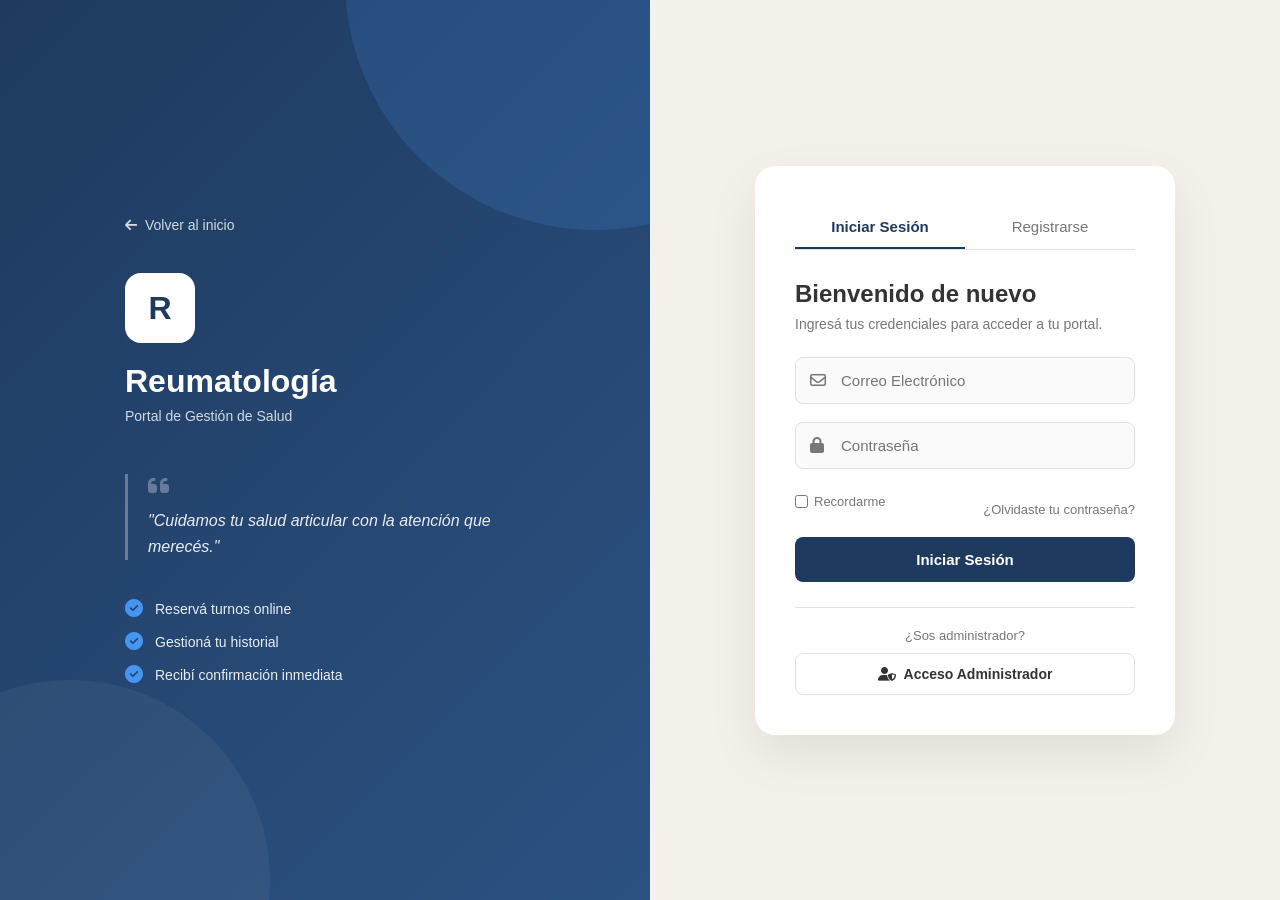
<file: admin.html>
<!DOCTYPE html>
<html lang="es">
<head>
    <meta charset="UTF-8">
    <meta name="viewport" content="width=device-width, initial-scale=1.0">
    <title>Panel de Administración - Reumatología</title>
    <link rel="stylesheet" href="https://cdnjs.cloudflare.com/ajax/libs/font-awesome/6.4.0/css/all.min.css">
    <link rel="stylesheet" href="styles.css">
</head>
<body>
    <div class="app-layout">
        <header class="top-navbar">
            <div class="nav-brand">
                <div class="logo-icon-small">R</div>
                <span>Reumatología - Admin</span>
            </div>
            <nav class="nav-links">
                <a href="#" onclick="showSection('dashboard', this)" class="active"><i class="fa-solid fa-chart-pie"></i> <span>Dashboard</span></a>
                <a href="#" onclick="showSection('turnos', this)"><i class="fa-solid fa-list-check"></i> <span>Turnos</span></a>
                <a href="#" onclick="showSection('pacientes', this)"><i class="fa-solid fa-users"></i> <span>Pacientes</span></a>
                <a href="#" onclick="showSection('auditoria', this)"><i class="fa-solid fa-clipboard-list"></i> <span>Auditoría</span></a>
            </nav>
            <div class="user-profile-menu" id="user-profile-menu">
                <button class="user-profile-btn" onclick="toggleProfileMenu()">
                    <div class="user-avatar" id="user-avatar-initial">A</div>
                    <div class="user-info-header">
                        <span class="user-name-header" id="user-name-header">Admin</span>
                        <i class="fa-solid fa-chevron-down" style="font-size: 10px;"></i>
                    </div>
                </button>
                <div class="profile-dropdown hidden" id="profile-dropdown">
                    <a href="#" onclick="logout()"><i class="fa-solid fa-arrow-right-from-bracket"></i> Cerrar Sesión</a>
                </div>
            </div>
        </header>

        <main class="main-content">
            <!-- ===== DASHBOARD ===== -->
            <section id="section-dashboard">
                <div class="page-header">
                    <div>
                        <h1>Dashboard</h1>
                        <p>Resumen general del sistema de turnos.</p>
                    </div>
                    <div class="date-info">
                        <p id="dashboard-fecha"></p>
                    </div>
                </div>
            
                <!-- KPIs PRINCIPALES -->
                <div class="stats-grid">
                    <div class="stat-card">
                        <div class="stat-icon" style="background: #e3f2fd; color: #1976d2;"><i class="fa-solid fa-calendar-check"></i></div>
                        <div class="stat-info"><h3 id="stat-total-turnos">0</h3><p>Turnos Totales</p></div>
                    </div>
                    <div class="stat-card">
                        <div class="stat-icon" style="background: #fff3cd; color: #856404;"><i class="fa-solid fa-clock"></i></div>
                        <div class="stat-info"><h3 id="stat-pendientes">0</h3><p>Pendientes de confirmar</p></div>
                    </div>
                    <div class="stat-card">
                        <div class="stat-icon" style="background: #d4edda; color: #155724;"><i class="fa-solid fa-circle-check"></i></div>
                        <div class="stat-info"><h3 id="stat-confirmados">0</h3><p>Confirmados</p></div>
                    </div>
                    <div class="stat-card">
                        <div class="stat-icon" style="background: #f8d7da; color: #721c24;"><i class="fa-solid fa-ban"></i></div>
                        <div class="stat-info"><h3 id="stat-cancelados">0</h3><p>Cancelados</p></div>
                    </div>
                    <div class="stat-card">
                        <div class="stat-icon" style="background: #e8eaf6; color: #3949ab;"><i class="fa-solid fa-users"></i></div>
                        <div class="stat-info"><h3 id="stat-pacientes">0</h3><p>Pacientes Registrados</p></div>
                    </div>
                    <div class="stat-card">
                        <div class="stat-icon" style="background: #fce4ec; color: #c2185b;"><i class="fa-solid fa-percent"></i></div>
                        <div class="stat-info"><h3 id="stat-tasa-cancelacion">0%</h3><p>Tasa de Cancelación</p></div>
                    </div>
                </div>
            
                <!-- PRÓXIMOS TURNOS (DESTACADO, ARRIBA) -->
                <div class="proximos-turnos-panel">
                    <div class="proximos-turnos-header">
                        <div class="proximos-turnos-titulo">
                            <div class="proximos-turnos-icono">
                                <i class="fa-solid fa-calendar-day"></i>
                            </div>
                            <div>
                                <h3>Próximos turnos</h3>
                                <p>Agenda de hoy y mañana · Atención prioritaria</p>
                            </div>
                        </div>
                        <a href="#" onclick="showSection('turnos', document.querySelectorAll('.nav-links a')[1])" class="proximos-turnos-link">
                            Ver agenda completa <i class="fa-solid fa-arrow-right"></i>
                        </a>
                    </div>
                    <div class="proximos-turnos-body">
                        <table class="tabla-proximos">
                            <thead>
                                <tr>
                                    <th>Cuándo</th>
                                    <th>Hora</th>
                                    <th>Paciente</th>
                                    <th>Doctor</th>
                                    <th>Servicio</th>
                                    <th>Estado</th>
                                </tr>
                            </thead>
                            <tbody id="tabla-proximos-turnos"></tbody>
                        </table>
                    </div>
                </div>
            
                <!-- GRÁFICO DE TENDENCIA -->
                <div class="dashboard-panel" style="margin-top: 25px;">
                    <div class="panel-header">
                        <h3><i class="fa-solid fa-chart-simple"></i> Actividad de los últimos 7 días</h3>
                        <span style="font-size: 12px; color: var(--text-light);">Solicitudes por día</span>
                    </div>
                    <div style="padding: 25px;">
                        <div id="grafico-tendencia" style="display: flex; align-items: flex-end; gap: 12px; height: 160px; border-bottom: 1px solid var(--border-color); padding-bottom: 8px;"></div>
                    </div>
                </div>
            
                <!-- DISTRIBUCIÓN POR DOCTOR + ÚLTIMAS SOLICITUDES -->
                <div class="dashboard-two-col">
                    <div class="dashboard-panel">
                        <div class="panel-header">
                            <h3><i class="fa-solid fa-user-doctor"></i> Turnos por especialista</h3>
                        </div>
                        <div style="padding: 25px;">
                            <div id="distribucion-doctores"></div>
                        </div>
                    </div>
                
                    <div class="dashboard-panel">
                        <div class="panel-header">
                            <h3><i class="fa-solid fa-clock-rotate-left"></i> Últimas solicitudes</h3>
                            <a href="#" onclick="showSection('turnos', document.querySelectorAll('.nav-links a')[1])" class="panel-link">Ver todas <i class="fa-solid fa-arrow-right"></i></a>
                        </div>
                        <div class="table-container" style="margin-top: 0; border: none;">
                            <table>
                                <thead><tr><th>Paciente</th><th>Servicio</th><th>Fecha Turno</th><th>Estado</th></tr></thead>
                                <tbody id="tabla-ultimas-solicitudes"></tbody>
                            </table>
                        </div>
                    </div>
                </div>
            
                <!-- ÚLTIMAS ACCIONES DE AUDITORÍA -->
                <div class="dashboard-panel" style="margin-top: 25px;">
                    <div class="panel-header">
                        <h3><i class="fa-solid fa-clipboard-list"></i> Últimas acciones</h3>
                        <a href="#" onclick="showSection('auditoria', document.querySelectorAll('.nav-links a')[3])" class="panel-link">Ver auditoría <i class="fa-solid fa-arrow-right"></i></a>
                    </div>
                    <div style="padding: 15px 25px;" id="ultimas-acciones-auditoria"></div>
                </div>
            </section>

            <!-- ===== GESTIÓN DE TURNOS ===== -->
            <section id="section-turnos" class="hidden">
                <div class="page-header">
                    <h1>Gestión de Turnos</h1>
                    <p>Administración, confirmación y cancelación de turnos.</p>
                </div>
                <div class="filters-bar">
                    <div class="filter-group">
                        <i class="fa-solid fa-search"></i>
                        <input type="text" id="filtro-busqueda" placeholder="Buscar por paciente, doctor o email..." oninput="renderAdminTurnos()">
                    </div>
                    <div class="filter-group">
                        <select id="filtro-estado" onchange="renderAdminTurnos()">
                            <option value="Todos">Todos los estados</option>
                            <option value="Pendiente">Pendientes</option>
                            <option value="Confirmado">Confirmados</option>
                            <option value="Cancelado">Cancelados</option>
                        </select>
                    </div>
                    <div class="filter-group">
                        <select id="filtro-doctor" onchange="renderAdminTurnos()">
                            <option value="Todos">Todos los doctores</option>
                            <option value="Dra. María González">Dra. María González</option>
                            <option value="Dr. Carlos Rodríguez">Dr. Carlos Rodríguez</option>
                            <option value="Dra. Ana Martínez">Dra. Ana Martínez</option>
                        </select>
                    </div>
                </div>
                <div class="table-container">
                    <table>
                        <thead>
                            <tr>
                                <th>Paciente</th><th>Edad</th><th>Contacto</th><th>Servicio</th>
                                <th>Doctor</th><th>Fecha/Hora</th><th>Estado</th><th>Acciones</th>
                            </tr>
                        </thead>
                        <tbody id="tabla-admin-turnos"></tbody>
                    </table>
                </div>
            </section>

            <!-- ===== PACIENTES ===== -->
            <section id="section-pacientes" class="hidden">
                <div class="page-header">
                    <h1>Base de Pacientes</h1>
                    <p>Control de usuarios registrados en el sistema.</p>
                </div>
                <div class="filters-bar">
                    <div class="filter-group">
                        <i class="fa-solid fa-search"></i>
                        <input type="text" id="filtro-paciente" placeholder="Buscar paciente por nombre o email..." oninput="renderAdminPacientes()">
                    </div>
                </div>
                <div class="table-container">
                    <table>
                        <thead>
                            <tr>
                                <th>Nombre</th><th>Edad</th><th>Teléfono</th><th>Email</th>
                                <th>Registro</th><th>Turnos</th><th>Acciones</th>
                            </tr>
                        </thead>
                        <tbody id="tabla-admin-pacientes"></tbody>
                    </table>
                </div>
            </section>

            <!-- ===== AUDITORÍA ===== -->
            <section id="section-auditoria" class="hidden">
                <div class="page-header">
                    <h1>Registro de Auditoría</h1>
                    <p>Historial de todas las acciones realizadas en el sistema.</p>
                </div>
                <div class="filters-bar">
                    <div class="filter-group">
                        <i class="fa-solid fa-search"></i>
                        <input type="text" id="filtro-auditoria" placeholder="Buscar por usuario, acción o entidad..." oninput="renderAuditoria()">
                    </div>
                    <div class="filter-group">
                        <select id="filtro-auditoria-accion" onchange="renderAuditoria()">
                            <option value="Todas">Todas las acciones</option>
                            <option value="CREAR">Crear</option>
                            <option value="ACTUALIZAR">Actualizar</option>
                            <option value="CANCELAR">Cancelar</option>
                            <option value="ELIMINAR">Eliminar</option>
                        </select>
                    </div>
                </div>
                <div class="table-container">
                    <table>
                        <thead>
                            <tr><th>Fecha</th><th>Usuario</th><th>Acción</th><th>Entidad</th><th>Detalle</th></tr>
                        </thead>
                        <tbody id="tabla-auditoria"></tbody>
                    </table>
                </div>
            </section>
        </main>
    </div>

    <!-- MODAL GESTIÓN DE TURNO -->
    <div id="modal-turno" class="modal hidden">
        <div class="modal-content" style="max-width: 600px;">
            <h3><i class="fa-solid fa-calendar-check" style="color: var(--primary-blue); margin-right: 8px;"></i> Gestionar Turno</h3>
            <p id="modal-paciente-name" style="color: var(--text-light); margin-bottom: 20px; font-size: 14px;"></p>
            <input type="hidden" id="modal-turno-id">
            <div style="display: grid; grid-template-columns: 1fr 1fr; gap: 15px;">
                <div class="input-group">
                    <label style="font-size: 12px; color: var(--text-light); display: block; margin-bottom: 5px;">Nueva Fecha</label>
                    <input type="date" id="modal-nueva-fecha" style="padding-left: 15px;">
                </div>
                <div class="input-group">
                    <label style="font-size: 12px; color: var(--text-light); display: block; margin-bottom: 5px;">Nueva Hora</label>
                    <input type="time" id="modal-nueva-hora" style="padding-left: 15px;">
                </div>
            </div>
            <div class="input-group">
                <label style="font-size: 12px; color: var(--text-light); display: block; margin-bottom: 5px;">Mensaje personalizado (opcional)</label>
                <textarea id="modal-mensaje" rows="2" placeholder="Ej: Por favor traer estudios previos..."></textarea>
            </div>
            <div style="background: var(--bg-color); border-radius: 10px; padding: 20px; margin-top: 15px;">
                <h4 style="font-size: 14px; margin-bottom: 12px; color: var(--primary-blue);"><i class="fa-brands fa-whatsapp"></i> Previsualización del mensaje automático</h4>
                <div id="preview-mensaje" style="background: #dcf8c6; padding: 15px; border-radius: 10px; font-size: 13px; line-height: 1.6; color: #303030; white-space: pre-line; max-height: 200px; overflow-y: auto;"></div>
                <p style="font-size: 11px; color: var(--text-light); margin-top: 8px;"><i class="fa-solid fa-info-circle"></i> Este mensaje se enviará automáticamente al paciente al confirmar el turno.</p>
            </div>
            <div class="modal-actions">
                <button class="btn-secondary" onclick="closeModal()">Cancelar</button>
                <button class="btn-primary" onclick="saveTurnoAdmin()" style="background: var(--success);"><i class="fa-solid fa-paper-plane"></i> Confirmar y Enviar Mensaje</button>
            </div>
        </div>
    </div>

    <!-- MODAL COMPROBANTE (Admin) -->
    <div id="modal-comprobante" class="modal hidden">
        <div class="modal-content" style="max-width: 850px; padding: 0; background: transparent;">
            <div id="seccion-imprimible" class="comprobante-container">
                <!-- Contenido generado por JS -->
            </div>
            <div class="comprobante-acciones">
                <button class="btn-comprobante secondary" onclick="closeComprobante()"><i class="fa-solid fa-xmark"></i> Cerrar</button>
                <button class="btn-comprobante primary" onclick="imprimirComprobante()"><i class="fa-solid fa-print"></i> Imprimir</button>
                <button class="btn-comprobante primary" onclick="descargarComprobante()"><i class="fa-solid fa-download"></i> Descargar PDF</button>
            </div>
        </div>
    </div>

    <script src="app.js"></script>
    <script src="admin.js"></script>
    <script src="animations.js"></script>
</body>
</html>
</file>
<file: styles.css>
:root {
    --bg-color: #f4f1ea;
    --topbar-bg: #111111;
    --primary-blue: #1e3a5f;
    --primary-blue-hover: #152943;
    --light-blue: #4a9eff;
    --light-blue-bg: rgba(74, 158, 255, 0.12);
    --text-dark: #333333;
    --text-light: #777777;
    --white: #ffffff;
    --border-color: #e0e0e0;
    --success: #28a745;
    --warning: #ffc107;
}

* { margin: 0; padding: 0; box-sizing: border-box; font-family: 'Segoe UI', Tahoma, Geneva, Verdana, sans-serif; }
body { background-color: var(--bg-color); color: var(--text-dark); }
.hidden { display: none !important; }

/* ================= LOGIN ================= */
.login-body { display: flex; justify-content: center; align-items: center; height: 100vh; background-color: var(--topbar-bg); }
.auth-container { background: var(--white); padding: 40px; border-radius: 12px; width: 100%; max-width: 400px; box-shadow: 0 10px 25px rgba(0,0,0,0.2); }
.auth-header { text-align: center; margin-bottom: 30px; }
.logo-icon { background: var(--white); color: var(--topbar-bg); width: 50px; height: 50px; border-radius: 10px; display: flex; align-items: center; justify-content: center; font-size: 24px; font-weight: bold; margin: 0 auto 15px auto; border: 2px solid var(--topbar-bg); }
.auth-tabs { display: flex; margin-bottom: 20px; border-bottom: 1px solid var(--border-color); }
.auth-tabs button { flex: 1; padding: 10px; background: none; border: none; font-size: 16px; cursor: pointer; color: var(--text-light); border-bottom: 2px solid transparent; }
.auth-tabs button.active { color: var(--primary-blue); border-bottom: 2px solid var(--primary-blue); font-weight: bold; }
.auth-form { display: none; }
.auth-form.active { display: block; }
.input-group { position: relative; margin-bottom: 15px; }
.input-group i { position: absolute; left: 15px; top: 50%; transform: translateY(-50%); color: var(--text-light); }
.input-group input, .input-group select, .input-group textarea { width: 100%; padding: 12px 15px 12px 40px; border: 1px solid var(--border-color); border-radius: 8px; font-size: 14px; outline: none; }
.input-group textarea { padding-left: 15px; }
.btn-primary { width: 100%; padding: 12px; background: var(--primary-blue); color: var(--white); border: none; border-radius: 8px; font-size: 16px; cursor: pointer; transition: 0.3s; }
.btn-primary:hover { background: var(--primary-blue-hover); }
.forgot-pass { display: block; text-align: center; margin-top: 15px; color: var(--text-light); text-decoration: none; font-size: 13px; }

/* ================= LAYOUT ================= */
.app-layout { display: flex; flex-direction: column; min-height: 100vh; }
.top-navbar { background: var(--topbar-bg); color: var(--white); display: flex; justify-content: space-between; align-items: center; padding: 0 30px; height: 70px; position: sticky; top: 0; z-index: 100; }
.nav-brand { display: flex; align-items: center; gap: 10px; font-size: 18px; font-weight: bold; }
.logo-icon-small { background: var(--white); color: var(--topbar-bg); width: 32px; height: 32px; border-radius: 8px; display: flex; align-items: center; justify-content: center; font-weight: bold; }

/* NAVEGACIÓN CON HOVER AZUL CLARO */
.nav-links { display: flex; gap: 10px; }
.nav-links a { color: #a0a0a0; text-decoration: none; font-size: 14px; display: flex; align-items: center; gap: 8px; padding: 10px 15px; border-radius: 6px; transition: 0.3s; }
.nav-links a:hover { color: var(--light-blue); background: var(--light-blue-bg); }
.nav-links a.active { color: var(--white); background: #222; }
.nav-links a.active:hover { color: var(--light-blue); background: var(--light-blue-bg); }

.btn-logout { background: none; border: 1px solid #444; color: #a0a0a0; padding: 8px 10px; border-radius: 6px; cursor: pointer; transition: 0.3s; }
.btn-logout:hover { color: var(--light-blue); border-color: var(--light-blue); }

.main-content { padding: 40px; max-width: 1200px; margin: 0 auto; width: 100%; }
.page-header { border-bottom: 1px solid var(--border-color); padding-bottom: 15px; margin-bottom: 30px; }
.page-header h1 { font-size: 28px; color: var(--text-dark); margin-bottom: 5px; }
.page-header p { color: var(--text-light); font-size: 14px; }

/* ================= HERO ================= */
.hero-full {
    width: 100%;
    height: 60vh;
    min-height: 450px;
    background: linear-gradient(rgba(17,17,17,0.6), rgba(30,58,95,0.85)), url('https://images.unsplash.com/photo-1576091160399-112ba8d25d1d?q=80&w=1920&auto=format&fit=crop') center/cover no-repeat;
    display: flex; flex-direction: column; justify-content: center; align-items: center;
    text-align: center; color: var(--white); padding: 20px;
}
.hero-full h1 { font-size: 48px; font-weight: 800; letter-spacing: 2px; margin-bottom: 15px; }
.hero-full p { font-size: 18px; opacity: 0.9; margin-bottom: 30px; max-width: 600px; }
.btn-hero-scroll {
    background: var(--white); color: var(--primary-blue); padding: 15px 35px; border-radius: 30px;
    text-decoration: none; font-weight: bold; font-size: 16px; transition: 0.3s;
    display: inline-flex; align-items: center; gap: 10px;
}
.btn-hero-scroll:hover { background: var(--light-blue); color: var(--white); }

/* ================= PASOS ================= */
.steps-section { padding: 60px 20px; max-width: 1100px; margin: 0 auto; }
.steps-title { text-align: center; font-size: 32px; margin-bottom: 50px; color: var(--primary-blue); }
.steps-grid-large { display: grid; grid-template-columns: repeat(auto-fit, minmax(300px, 1fr)); gap: 30px; }
.step-card-large { background: var(--white); padding: 40px 30px; border-radius: 16px; border: 1px solid var(--border-color); text-align: center; box-shadow: 0 4px 15px rgba(0,0,0,0.03); transition: 0.3s; }
.step-card-large:hover { transform: translateY(-5px); box-shadow: 0 10px 25px rgba(0,0,0,0.08); }
.step-card-large .step-icon-large { width: 80px; height: 80px; background: var(--bg-color); color: var(--primary-blue); border-radius: 50%; display: flex; align-items: center; justify-content: center; font-size: 32px; margin: 0 auto 25px auto; }
.step-card-large h3 { font-size: 22px; margin-bottom: 15px; color: var(--text-dark); }
.step-card-large p { font-size: 16px; color: var(--text-light); line-height: 1.6; }

/* ================= INFO INICIO PACIENTE ================= */
.info-home-section { max-width: 1100px; margin: 0 auto 60px auto; padding: 0 20px; display: grid; grid-template-columns: 2fr 1fr; gap: 30px; }
.info-card { background: var(--white); border-radius: 16px; border: 1px solid var(--border-color); padding: 35px; box-shadow: 0 4px 15px rgba(0,0,0,0.03); }
.info-card h3 { font-size: 24px; color: var(--primary-blue); margin-bottom: 20px; }
.info-card p { font-size: 15px; color: var(--text-light); line-height: 1.8; margin-bottom: 15px; }
.info-card ul { list-style: none; }
.info-card ul li { padding: 10px 0; border-bottom: 1px solid var(--bg-color); font-size: 15px; color: var(--text-light); display: flex; align-items: flex-start; gap: 12px; }
.info-card ul li:last-child { border-bottom: none; }
.info-card ul li i { color: var(--success); margin-top: 4px; }
.info-card ul li strong { color: var(--text-dark); }

/* ================= WIZARD RESERVA ================= */
.wizard-container { background: var(--white); border-radius: 16px; border: 1px solid var(--border-color); padding: 40px; box-shadow: 0 5px 20px rgba(0,0,0,0.03); }
.wizard-header { display: flex; justify-content: space-between; margin-bottom: 40px; position: relative; }
.wizard-header::before { content: ''; position: absolute; top: 20px; left: 0; right: 0; height: 2px; background: var(--border-color); z-index: 1; }
.wizard-step { position: relative; z-index: 2; text-align: center; background: var(--white); padding: 0 15px; }
.wizard-step .circle { width: 40px; height: 40px; border-radius: 50%; background: var(--white); border: 2px solid var(--border-color); color: var(--text-light); display: flex; align-items: center; justify-content: center; margin: 0 auto 10px auto; font-weight: bold; transition: 0.3s; }
.wizard-step.active .circle { border-color: var(--primary-blue); background: var(--primary-blue); color: var(--white); }
.wizard-step.completed .circle { border-color: var(--success); background: var(--success); color: var(--white); }
.wizard-step span { font-size: 12px; color: var(--text-light); font-weight: 600; }
.wizard-step.active span { color: var(--primary-blue); }

.wizard-body { min-height: 300px; }
.wizard-pane { display: none; animation: fadeIn 0.4s; }
.wizard-pane.active { display: block; }
@keyframes fadeIn { from { opacity: 0; transform: translateY(10px); } to { opacity: 1; transform: translateY(0); } }

/* SERVICIOS */
.service-grid { display: grid; grid-template-columns: repeat(auto-fit, minmax(200px, 1fr)); gap: 20px; }
.service-card { border: 2px solid var(--border-color); border-radius: 12px; padding: 25px; cursor: pointer; text-align: center; transition: 0.3s; }
.service-card:hover { border-color: var(--light-blue); }
.service-card.selected { border-color: var(--primary-blue); background: #f0f4f8; }
.service-card i { font-size: 30px; color: var(--primary-blue); margin-bottom: 15px; }
.service-card h4 { font-size: 16px; margin-bottom: 8px; }
.service-card p { font-size: 13px; color: var(--text-light); }

/* DOCTORES CON IMÁGENES */
.doctors-grid { display: grid; grid-template-columns: repeat(auto-fit, minmax(240px, 1fr)); gap: 25px; }
.doctor-card { border: 2px solid var(--border-color); border-radius: 16px; padding: 25px 20px; cursor: pointer; text-align: center; transition: 0.3s; background: var(--white); }
.doctor-card:hover { border-color: var(--light-blue); transform: translateY(-4px); box-shadow: 0 8px 20px rgba(0,0,0,0.07); }
.doctor-card.selected { border-color: var(--primary-blue); background: #f0f4f8; }
.doctor-img { width: 110px; height: 110px; border-radius: 50%; object-fit: cover; margin: 0 auto 18px auto; border: 3px solid var(--bg-color); display: block; }
.doctor-card.selected .doctor-img { border-color: var(--primary-blue); }
.doctor-card h4 { font-size: 18px; margin-bottom: 5px; color: var(--text-dark); }
.doctor-card .specialty { font-size: 13px; color: var(--primary-blue); font-weight: 600; margin-bottom: 8px; }
.doctor-card p { font-size: 13px; color: var(--text-light); line-height: 1.5; }

/* TURNOS */
.shifts-grid { display: grid; grid-template-columns: repeat(auto-fill, minmax(180px, 1fr)); gap: 15px; margin-top: 10px; }
.shift-card { background: var(--white); border: 2px solid var(--border-color); border-radius: 10px; padding: 20px; cursor: pointer; transition: 0.3s; text-align: center; }
.shift-card:hover { border-color: var(--light-blue); }
.shift-card.selected { border-color: var(--primary-blue); background: #f0f4f8; }
.shift-date { font-size: 16px; font-weight: bold; color: var(--primary-blue); margin-bottom: 5px; }
.shift-day { font-size: 12px; color: var(--text-light); margin-bottom: 12px; text-transform: uppercase; }
.shift-time { background: var(--bg-color); padding: 8px; border-radius: 6px; font-weight: bold; font-size: 14px; }

/* RESUMEN */
.confirm-summary { background: var(--bg-color); padding: 25px; border-radius: 12px; margin-bottom: 20px; }
.confirm-summary h4 { margin-bottom: 15px; color: var(--primary-blue); }
.confirm-summary p { margin-bottom: 8px; font-size: 15px; }
.confirm-summary strong { color: var(--text-dark); }
.doctor-summary { display: flex; align-items: center; gap: 15px; margin-top: 15px; padding-top: 15px; border-top: 1px solid var(--border-color); }
.doctor-summary img { width: 55px; height: 55px; border-radius: 50%; object-fit: cover; }

.wizard-actions { display: flex; justify-content: space-between; margin-top: 30px; padding-top: 20px; border-top: 1px solid var(--border-color); }
.btn-outline { background: none; border: 1px solid var(--border-color); padding: 10px 25px; border-radius: 8px; cursor: pointer; color: var(--text-dark); font-weight: 600; }
.btn-outline:hover { background: var(--bg-color); }

/* ================= TABLAS Y MODALES ================= */
.table-container { background: var(--white); border-radius: 12px; border: 1px solid var(--border-color); overflow-x: auto; margin-top: 20px; }
table { width: 100%; border-collapse: collapse; text-align: left; }
th, td { padding: 15px 20px; border-bottom: 1px solid var(--border-color); font-size: 14px; }
th { background: #fafafa; color: var(--text-light); font-size: 12px; text-transform: uppercase; }
.status-badge { padding: 5px 10px; border-radius: 20px; font-size: 12px; font-weight: bold; }
.status-pendiente { background: #fff3cd; color: #856404; }
.status-confirmado { background: #d4edda; color: #155724; }
.btn-action { background: var(--primary-blue); color: var(--white); border: none; padding: 6px 12px; border-radius: 4px; cursor: pointer; font-size: 12px; }
.modal { position: fixed; top: 0; left: 0; width: 100%; height: 100%; background: rgba(0,0,0,0.5); display: flex; justify-content: center; align-items: center; z-index: 1000; }
.modal-content { background: var(--white); padding: 30px; border-radius: 12px; width: 100%; max-width: 450px; }
.modal-actions { display: flex; justify-content: flex-end; gap: 10px; margin-top: 20px; }
.btn-secondary { background: #eee; color: var(--text-dark); border: none; padding: 10px 20px; border-radius: 8px; cursor: pointer; }

/* ================= CONTACTO ================= */
.contact-section { max-width: 1100px; margin: 0 auto 60px auto; padding: 0 20px; }
.contact-section .page-header { border: none; text-align: center; margin-bottom: 40px; }
.contact-grid { display: grid; grid-template-columns: 1fr 1fr; gap: 30px; }
.contact-card { background: var(--white); border-radius: 16px; border: 1px solid var(--border-color); padding: 35px; box-shadow: 0 4px 15px rgba(0,0,0,0.03); }
.contact-card h3 { font-size: 22px; color: var(--primary-blue); margin-bottom: 25px; }
.contact-item { display: flex; align-items: flex-start; gap: 15px; margin-bottom: 22px; }
.contact-item i { font-size: 20px; color: var(--primary-blue); width: 40px; height: 40px; background: var(--bg-color); border-radius: 10px; display: flex; align-items: center; justify-content: center; flex-shrink: 0; }
.contact-item h4 { font-size: 15px; margin-bottom: 4px; color: var(--text-dark); }
.contact-item p, .contact-item a { font-size: 14px; color: var(--text-light); text-decoration: none; }
.contact-item a:hover { color: var(--light-blue); }

.social-links { display: flex; gap: 12px; margin-top: 10px; }
.social-links a { width: 42px; height: 42px; border-radius: 50%; background: var(--bg-color); color: var(--primary-blue); display: flex; align-items: center; justify-content: center; font-size: 18px; text-decoration: none; transition: 0.3s; }
.social-links a:hover { background: var(--light-blue); color: var(--white); transform: translateY(-3px); }

.map-container { width: 100%; height: 250px; border-radius: 12px; overflow: hidden; border: 1px solid var(--border-color); }
.map-container iframe { width: 100%; height: 100%; border: 0; }

/* ================= FOOTER ================= */
.footer { background: var(--topbar-bg); color: #a0a0a0; padding: 50px 30px 20px 30px; margin-top: auto; }
.footer-grid { max-width: 1100px; margin: 0 auto; display: grid; grid-template-columns: 2fr 1fr 1fr; gap: 40px; padding-bottom: 40px; border-bottom: 1px solid #2a2a2a; }
.footer-brand { display: flex; flex-direction: column; gap: 15px; }
.footer-brand .brand-row { display: flex; align-items: center; gap: 10px; color: var(--white); font-size: 18px; font-weight: bold; }
.footer-brand p { font-size: 14px; line-height: 1.7; }
.footer-col h4 { color: var(--white); font-size: 15px; margin-bottom: 18px; }
.footer-col ul { list-style: none; }
.footer-col ul li { margin-bottom: 12px; }
.footer-col ul li a { color: #a0a0a0; text-decoration: none; font-size: 14px; transition: 0.3s; }
.footer-col ul li a:hover { color: var(--light-blue); padding-left: 5px; }
.footer-bottom { max-width: 1100px; margin: 0 auto; padding-top: 20px; text-align: center; font-size: 13px; color: #666; }

/* RESPONSIVE */
@media (max-width: 768px) {
    .info-home-section, .contact-grid, .footer-grid { grid-template-columns: 1fr; }
    .hero-full h1 { font-size: 32px; }
    .nav-links { gap: 5px; }
    .nav-links a span { display: none; }
}

/* ================= PERFIL DE USUARIO ================= */
.user-profile-menu {
    position: relative;
    margin-left: 15px;
}

.user-profile-btn {
    background: none;
    border: 1px solid #333;
    color: var(--white);
    padding: 6px 12px;
    border-radius: 30px;
    cursor: pointer;
    display: flex;
    align-items: center;
    gap: 10px;
    transition: 0.3s;
}

.user-profile-btn:hover {
    border-color: var(--light-blue);
    background: rgba(74, 158, 255, 0.1);
}

.user-avatar {
    width: 30px;
    height: 30px;
    background: var(--primary-blue);
    color: var(--white);
    border-radius: 50%;
    display: flex;
    align-items: center;
    justify-content: center;
    font-weight: bold;
    font-size: 14px;
}

.user-info-header {
    display: flex;
    align-items: center;
    gap: 5px;
}

.user-name-header {
    font-size: 14px;
    font-weight: 500;
}

.profile-dropdown {
    position: absolute;
    top: 100%;
    right: 0;
    margin-top: 8px;
    background: var(--white);
    border: 1px solid var(--border-color);
    border-radius: 8px;
    box-shadow: 0 5px 15px rgba(0,0,0,0.1);
    width: 180px;
    z-index: 200;
    overflow: hidden;
}

.profile-dropdown a {
    display: flex;
    align-items: center;
    gap: 10px;
    padding: 12px 15px;
    text-decoration: none;
    color: var(--text-dark);
    font-size: 14px;
    transition: 0.3s;
}

.profile-dropdown a:hover {
    background: var(--light-blue-bg);
    color: var(--light-blue);
}

.profile-dropdown a i {
    width: 16px;
    text-align: center;
}

/* ================= DASHBOARD ADMIN ================= */
.stats-grid {
    display: grid;
    grid-template-columns: repeat(auto-fit, minmax(220px, 1fr));
    gap: 20px;
    margin-bottom: 30px;
}

.stat-card {
    background: var(--white);
    border-radius: 12px;
    padding: 25px;
    display: flex;
    align-items: center;
    gap: 20px;
    border: 1px solid var(--border-color);
    box-shadow: 0 4px 15px rgba(0,0,0,0.03);
    transition: 0.3s;
}

.stat-card:hover {
    transform: translateY(-3px);
    box-shadow: 0 8px 20px rgba(0,0,0,0.08);
}

.stat-icon {
    width: 60px;
    height: 60px;
    border-radius: 12px;
    display: flex;
    align-items: center;
    justify-content: center;
    font-size: 24px;
    flex-shrink: 0;
}

.stat-info h3 {
    font-size: 28px;
    color: var(--text-dark);
    margin-bottom: 2px;
}

.stat-info p {
    font-size: 13px;
    color: var(--text-light);
}

.dashboard-panel {
    background: var(--white);
    border-radius: 12px;
    border: 1px solid var(--border-color);
    overflow: hidden;
    box-shadow: 0 4px 15px rgba(0,0,0,0.03);
}

.panel-header {
    display: flex;
    justify-content: space-between;
    align-items: center;
    padding: 20px 25px;
    border-bottom: 1px solid var(--border-color);
}

.panel-header h3 {
    font-size: 16px;
    color: var(--text-dark);
}

.panel-link {
    color: var(--primary-blue);
    text-decoration: none;
    font-size: 13px;
    font-weight: 600;
}

.panel-link:hover {
    color: var(--light-blue);
}

.filters-bar {
    display: flex;
    gap: 15px;
    margin-bottom: 20px;
    flex-wrap: wrap;
}

.filter-group {
    position: relative;
    flex: 1;
    min-width: 200px;
}

.filter-group i {
    position: absolute;
    left: 15px;
    top: 50%;
    transform: translateY(-50%);
    color: var(--text-light);
}

.filter-group input,
.filter-group select {
    width: 100%;
    padding: 12px 15px 12px 40px;
    border: 1px solid var(--border-color);
    border-radius: 8px;
    font-size: 14px;
    outline: none;
    background: var(--white);
}

.filter-group select { padding-left: 15px; }

.filter-group input:focus,
.filter-group select:focus {
    border-color: var(--light-blue);
    box-shadow: 0 0 0 3px rgba(74, 158, 255, 0.1);
}

/* ================= LANDING PAGE PÚBLICA ================= */
.landing-body { background: var(--bg-color); }
.landing-body .landing-navbar {
    background: var(--white);
    border-bottom: 1px solid var(--border-color);
    padding: 15px 40px;
    display: flex;
    justify-content: space-between;
    align-items: center;
    position: sticky;
    top: 0;
    z-index: 100;
}
.landing-body .nav-brand { display: flex; align-items: center; gap: 10px; font-size: 18px; font-weight: bold; color: var(--text-dark); }
.landing-body .nav-brand .logo-icon-small { background: var(--primary-blue); color: var(--white); }
.landing-nav-links { display: flex; gap: 30px; }
.landing-nav-links a { color: var(--text-dark); text-decoration: none; font-size: 14px; font-weight: 500; transition: 0.3s; }
.landing-nav-links a:hover { color: var(--primary-blue); }
.landing-nav-actions { display: flex; gap: 12px; }
.btn-nav-outline { padding: 10px 20px; border: 1px solid var(--primary-blue); color: var(--primary-blue); border-radius: 8px; text-decoration: none; font-size: 14px; font-weight: 600; transition: 0.3s; }
.btn-nav-outline:hover { background: var(--primary-blue); color: var(--white); }
.btn-nav-primary { padding: 10px 20px; background: var(--primary-blue); color: var(--white); border-radius: 8px; text-decoration: none; font-size: 14px; font-weight: 600; transition: 0.3s; }
.btn-nav-primary:hover { background: var(--primary-blue-hover); }

/* HERO LANDING */
.landing-hero {
    background: linear-gradient(135deg, #1e3a5f 0%, #2c5282 100%);
    color: var(--white);
    padding: 80px 40px;
    min-height: 600px;
    display: flex;
    align-items: center;
    position: relative;
    overflow: hidden;
}
.landing-hero::before {
    content: '';
    position: absolute;
    top: -50%; right: -20%;
    width: 600px; height: 600px;
    background: rgba(74, 158, 255, 0.15);
    border-radius: 50%;
}
.landing-hero-content { max-width: 800px; margin: 0 auto; text-align: center; position: relative; z-index: 1; }
.hero-badge { display: inline-block; background: rgba(255,255,255,0.15); padding: 8px 18px; border-radius: 30px; font-size: 13px; margin-bottom: 25px; backdrop-filter: blur(10px); }
.landing-hero h1 { font-size: 52px; font-weight: 800; line-height: 1.2; margin-bottom: 20px; }
.landing-hero p { font-size: 18px; opacity: 0.9; margin-bottom: 35px; max-width: 600px; margin-left: auto; margin-right: auto; }
.hero-actions { display: flex; gap: 15px; justify-content: center; flex-wrap: wrap; }
.btn-hero-primary { display: inline-flex; align-items: center; gap: 10px; background: var(--white); color: var(--primary-blue); padding: 15px 30px; border-radius: 10px; text-decoration: none; font-weight: bold; font-size: 15px; transition: 0.3s; }
.btn-hero-primary:hover { background: var(--light-blue); color: var(--white); transform: translateY(-2px); }
.btn-hero-secondary { display: inline-flex; align-items: center; gap: 10px; background: rgba(255,255,255,0.15); color: var(--white); padding: 15px 30px; border-radius: 10px; text-decoration: none; font-weight: 600; font-size: 15px; transition: 0.3s; backdrop-filter: blur(10px); }
.btn-hero-secondary:hover { background: rgba(255,255,255,0.25); }
.hero-stats { display: flex; justify-content: center; gap: 50px; margin-top: 60px; flex-wrap: wrap; }
.hero-stat h3 { font-size: 32px; font-weight: 800; margin-bottom: 5px; }
.hero-stat p { font-size: 13px; opacity: 0.8; }

/* SECCIONES LANDING */
.landing-section { padding: 80px 40px; max-width: 1200px; margin: 0 auto; }
.landing-section-alt { background: var(--white); max-width: 100%; padding: 80px 40px; }
.landing-section-alt > * { max-width: 1200px; margin-left: auto; margin-right: auto; }
.section-header { text-align: center; margin-bottom: 50px; }
.section-tag { display: inline-block; color: var(--primary-blue); font-size: 13px; font-weight: 700; text-transform: uppercase; letter-spacing: 1px; margin-bottom: 12px; }
.section-header h2 { font-size: 36px; color: var(--text-dark); margin-bottom: 15px; }
.section-header p { font-size: 16px; color: var(--text-light); max-width: 600px; margin: 0 auto; }

/* SERVICIOS */
.services-grid { display: grid; grid-template-columns: repeat(auto-fit, minmax(250px, 1fr)); gap: 25px; }
.service-item { background: var(--white); padding: 35px 25px; border-radius: 16px; border: 1px solid var(--border-color); transition: 0.3s; }
.service-item:hover { transform: translateY(-5px); box-shadow: 0 10px 30px rgba(0,0,0,0.08); border-color: var(--light-blue); }
.service-item-icon { width: 60px; height: 60px; background: #e3f2fd; color: var(--primary-blue); border-radius: 12px; display: flex; align-items: center; justify-content: center; font-size: 24px; margin-bottom: 20px; }
.service-item h3 { font-size: 18px; margin-bottom: 10px; color: var(--text-dark); }
.service-item p { font-size: 14px; color: var(--text-light); line-height: 1.6; }

/* DOCTORES LANDING */
.doctors-grid-landing { display: grid; grid-template-columns: repeat(auto-fit, minmax(280px, 1fr)); gap: 30px; }
.doctor-landing-card { background: var(--bg-color); border-radius: 16px; padding: 30px; text-align: center; transition: 0.3s; }
.doctor-landing-card:hover { transform: translateY(-5px); box-shadow: 0 10px 30px rgba(0,0,0,0.08); }
.doctor-landing-card img { width: 140px; height: 140px; border-radius: 50%; object-fit: cover; margin: 0 auto 20px; border: 4px solid var(--white); box-shadow: 0 5px 15px rgba(0,0,0,0.1); }
.doctor-landing-card h3 { font-size: 20px; margin-bottom: 5px; }
.doctor-specialty { color: var(--primary-blue); font-size: 13px; font-weight: 600; margin-bottom: 12px; }
.doctor-desc { font-size: 14px; color: var(--text-light); line-height: 1.6; }

/* PASOS LANDING */
.steps-grid-landing { display: grid; grid-template-columns: repeat(auto-fit, minmax(250px, 1fr)); gap: 30px; }
.step-landing { text-align: center; padding: 30px 20px; }
.step-number { width: 70px; height: 70px; background: var(--primary-blue); color: var(--white); border-radius: 50%; display: flex; align-items: center; justify-content: center; font-size: 28px; font-weight: 800; margin: 0 auto 20px; }
.step-landing h3 { font-size: 20px; margin-bottom: 10px; }
.step-landing p { font-size: 14px; color: var(--text-light); line-height: 1.6; }

/* CTA */
.landing-cta { background: linear-gradient(135deg, #1e3a5f 0%, #2c5282 100%); color: var(--white); padding: 70px 40px; text-align: center; }
.landing-cta h2 { font-size: 36px; margin-bottom: 15px; }
.landing-cta p { font-size: 18px; opacity: 0.9; margin-bottom: 30px; }

/* CONTACTO LANDING */
.contact-grid-landing { display: grid; grid-template-columns: 1fr 1fr; gap: 40px; align-items: start; }
.contact-info-landing { display: flex; flex-direction: column; gap: 20px; }
.contact-landing-item { display: flex; align-items: flex-start; gap: 15px; }
.contact-landing-icon { width: 50px; height: 50px; background: #e3f2fd; color: var(--primary-blue); border-radius: 12px; display: flex; align-items: center; justify-content: center; font-size: 20px; flex-shrink: 0; }
.contact-landing-item h4 { font-size: 15px; margin-bottom: 4px; color: var(--text-dark); }
.contact-landing-item p { font-size: 14px; color: var(--text-dark); }
.contact-landing-item p a { color: var(--primary-blue); text-decoration: none; font-weight: 500; }
.contact-landing-item small { font-size: 12px; color: var(--text-light); }
.map-landing { height: 400px; border-radius: 16px; overflow: hidden; box-shadow: 0 10px 30px rgba(0,0,0,0.1); }
.map-landing iframe { width: 100%; height: 100%; border: 0; }

/* ================= LOGIN REDISEÑADO ================= */
.login-body-new {
    display: flex;
    min-height: 100vh;
    margin: 0;
    background: var(--bg-color);
}
.login-side-panel {
    flex: 1;
    background: linear-gradient(135deg, #1e3a5f 0%, #2c5282 100%);
    color: var(--white);
    padding: 50px;
    display: flex;
    align-items: center;
    justify-content: center;
    position: relative;
    overflow: hidden;
}
.login-side-panel::before {
    content: '';
    position: absolute;
    top: -30%; right: -30%;
    width: 500px; height: 500px;
    background: rgba(74, 158, 255, 0.15);
    border-radius: 50%;
}
.login-side-panel::after {
    content: '';
    position: absolute;
    bottom: -20%; left: -20%;
    width: 400px; height: 400px;
    background: rgba(255,255,255,0.05);
    border-radius: 50%;
}
.login-side-content { position: relative; z-index: 1; max-width: 400px; }
.login-back-link { display: inline-flex; align-items: center; gap: 8px; color: rgba(255,255,255,0.8); text-decoration: none; font-size: 14px; margin-bottom: 40px; transition: 0.3s; }
.login-back-link:hover { color: var(--white); }
.login-brand { margin-bottom: 50px; }
.logo-icon-large { width: 70px; height: 70px; background: var(--white); color: var(--primary-blue); border-radius: 16px; display: flex; align-items: center; justify-content: center; font-size: 32px; font-weight: 800; margin-bottom: 20px; }
.login-brand h1 { font-size: 32px; margin-bottom: 8px; }
.login-brand p { opacity: 0.8; font-size: 14px; }
.login-quote { border-left: 3px solid rgba(255,255,255,0.3); padding-left: 20px; margin-bottom: 40px; }
.login-quote i { opacity: 0.3; font-size: 24px; margin-bottom: 10px; display: block; }
.login-quote p { font-size: 16px; font-style: italic; opacity: 0.9; line-height: 1.6; }
.login-features { display: flex; flex-direction: column; gap: 15px; }
.login-feature { display: flex; align-items: center; gap: 12px; font-size: 14px; opacity: 0.9; }
.login-feature i { color: var(--light-blue); font-size: 18px; }

.login-form-panel {
    flex: 1;
    display: flex;
    align-items: center;
    justify-content: center;
    padding: 40px;
}
.login-form-box { width: 100%; max-width: 420px; background: var(--white); padding: 40px; border-radius: 20px; box-shadow: 0 20px 50px rgba(0,0,0,0.08); }
.login-form-box .auth-tabs { display: flex; margin-bottom: 30px; border-bottom: 1px solid var(--border-color); }
.login-form-box .auth-tabs button { flex: 1; padding: 12px; background: none; border: none; font-size: 15px; cursor: pointer; color: var(--text-light); border-bottom: 2px solid transparent; transition: 0.3s; font-weight: 500; }
.login-form-box .auth-tabs button.active { color: var(--primary-blue); border-bottom: 2px solid var(--primary-blue); font-weight: 700; }
.login-form-box .auth-form h2 { font-size: 24px; margin-bottom: 8px; color: var(--text-dark); }
.login-form-box .auth-form .form-subtitle { font-size: 14px; color: var(--text-light); margin-bottom: 25px; }
.login-form-box .input-group { margin-bottom: 18px; }
.login-form-box .input-group input { padding: 14px 15px 14px 45px; font-size: 15px; background: #fafafa; }
.login-form-box .input-group input:focus { background: var(--white); border-color: var(--light-blue); box-shadow: 0 0 0 3px rgba(74,158,255,0.1); }
.form-options { display: flex; justify-content: space-between; align-items: center; margin-bottom: 20px; font-size: 13px; }
.checkbox-label { display: flex; align-items: center; gap: 6px; color: var(--text-light); cursor: pointer; }
.login-form-box .btn-primary { padding: 14px; font-size: 15px; font-weight: 600; }
.admin-access-box { margin-top: 25px; padding-top: 20px; border-top: 1px solid var(--border-color); text-align: center; }
.admin-access-box p { font-size: 13px; color: var(--text-light); margin-bottom: 10px; }
.login-form-box .btn-outline { width: 100%; padding: 12px; border: 1px solid var(--border-color); background: none; border-radius: 8px; color: var(--text-dark); font-size: 14px; cursor: pointer; display: flex; align-items: center; justify-content: center; gap: 8px; transition: 0.3s; }
.login-form-box .btn-outline:hover { border-color: var(--primary-blue); color: var(--primary-blue); background: #f0f4f8; }
.terms-text { font-size: 12px; color: var(--text-light); text-align: center; margin-top: 15px; }
.terms-text a { color: var(--primary-blue); text-decoration: none; }

/* RESPONSIVE LOGIN Y LANDING */
@media (max-width: 968px) {
    .login-side-panel { display: none; }
    .landing-hero h1 { font-size: 36px; }
    .landing-nav-links { display: none; }
    .contact-grid-landing { grid-template-columns: 1fr; }
    .hero-stats { gap: 30px; }
}

/* ===== ESTADOS CRUD ===== */
.status-cancelado { background: #f8d7da; color: #721c24; }
.btn-action { margin-right: 4px; }
.btn-action:hover { opacity: 0.85; }

/* ================= COMPROBANTE DE TURNO ================= */
.comprobante-container {
    background: var(--white);
    border-radius: 12px;
    border: 1px solid var(--border-color);
    padding: 40px;
    max-width: 800px;
    margin: 20px auto;
    box-shadow: 0 5px 20px rgba(0,0,0,0.05);
}
.comprobante-header {
    display: flex;
    justify-content: space-between;
    align-items: flex-start;
    padding-bottom: 25px;
    border-bottom: 2px solid var(--primary-blue);
    margin-bottom: 25px;
}
.comprobante-clinica { display: flex; align-items: center; gap: 15px; }
.comprobante-logo {
    width: 60px; height: 60px;
    background: var(--primary-blue);
    color: var(--white);
    border-radius: 12px;
    display: flex; align-items: center; justify-content: center;
    font-size: 28px; font-weight: 800;
}
.comprobante-clinica h3 { font-size: 20px; margin-bottom: 3px; color: var(--text-dark); }
.comprobante-clinica p { font-size: 12px; color: var(--text-light); }
.comprobante-titulo { text-align: right; }
.comprobante-titulo h2 { font-size: 22px; color: var(--primary-blue); margin-bottom: 5px; }
.comprobante-titulo .codigo { font-size: 13px; color: var(--text-light); font-family: monospace; background: var(--bg-color); padding: 4px 10px; border-radius: 6px; display: inline-block; }

.comprobante-grid {
    display: grid;
    grid-template-columns: 1fr 1fr;
    gap: 25px;
    margin-bottom: 25px;
}
.comprobante-seccion h4 {
    font-size: 12px;
    color: var(--text-light);
    text-transform: uppercase;
    letter-spacing: 1px;
    margin-bottom: 12px;
    border-bottom: 1px solid var(--border-color);
    padding-bottom: 8px;
}
.comprobante-seccion p { font-size: 14px; color: var(--text-dark); margin-bottom: 8px; line-height: 1.5; }
.comprobante-seccion p strong { color: var(--text-dark); }
.comprobante-seccion p span { color: var(--text-light); }

.comprobante-estado {
    display: inline-block;
    padding: 6px 16px;
    border-radius: 20px;
    font-size: 13px;
    font-weight: bold;
    margin-top: 10px;
}
.comprobante-indicaciones {
    background: var(--bg-color);
    border-left: 4px solid var(--primary-blue);
    padding: 20px;
    border-radius: 8px;
    margin-bottom: 25px;
}
.comprobante-indicaciones h4 { font-size: 14px; color: var(--primary-blue); margin-bottom: 10px; }
.comprobante-indicaciones ul { list-style: none; }
.comprobante-indicaciones ul li { font-size: 13px; color: var(--text-dark); padding: 4px 0; display: flex; align-items: flex-start; gap: 8px; }
.comprobante-indicaciones ul li i { color: var(--success); margin-top: 3px; }

.comprobante-footer {
    display: flex;
    justify-content: space-between;
    align-items: center;
    padding-top: 20px;
    border-top: 1px dashed var(--border-color);
    font-size: 12px;
    color: var(--text-light);
}
.comprobante-firma { text-align: center; }
.comprobante-firma .linea { width: 200px; height: 1px; background: var(--text-dark); margin: 30px auto 8px auto; }
.comprobante-firma p { font-size: 12px; color: var(--text-light); }

.comprobante-acciones {
    display: flex;
    gap: 12px;
    justify-content: center;
    margin-top: 25px;
    flex-wrap: wrap;
}
.btn-comprobante {
    display: inline-flex;
    align-items: center;
    gap: 8px;
    padding: 12px 24px;
    border-radius: 8px;
    font-size: 14px;
    font-weight: 600;
    cursor: pointer;
    border: none;
    transition: 0.3s;
}
.btn-comprobante.primary { background: var(--primary-blue); color: var(--white); }
.btn-comprobante.primary:hover { background: var(--primary-blue-hover); }
.btn-comprobante.secondary { background: var(--white); color: var(--primary-blue); border: 1px solid var(--primary-blue); }
.btn-comprobante.secondary:hover { background: #f0f4f8; }

/* Vista previa dentro del historial */
.comprobante-preview {
    background: var(--bg-color);
    border-radius: 8px;
    padding: 15px;
    margin-top: 10px;
    font-size: 13px;
    color: var(--text-dark);
    line-height: 1.6;
}
.comprobante-preview strong { color: var(--primary-blue); }

/* Ocultar elementos al imprimir */
@media print {
    body * { visibility: hidden; }
    #seccion-imprimible, #seccion-imprimible * { visibility: visible; }
    #seccion-imprimible { position: absolute; left: 0; top: 0; width: 100%; }
    .comprobante-acciones, .top-navbar, .footer, .nav-links, .user-profile-menu { display: none !important; }
}

/* ================= SCROLL SUAVE GLOBAL ================= */
html {
    scroll-behavior: smooth;
}

/* ================= ANIMACIONES DE ENTRADA (SCROLL REVEAL) ================= */
.reveal {
    opacity: 0;
    transform: translateY(40px);
    transition: opacity 0.8s cubic-bezier(0.16, 1, 0.3, 1),
                transform 0.8s cubic-bezier(0.16, 1, 0.3, 1);
    will-change: opacity, transform;
}
.reveal.visible {
    opacity: 1;
    transform: translateY(0);
}

/* Variantes de animación */
.reveal-left {
    opacity: 0;
    transform: translateX(-60px);
    transition: opacity 0.8s cubic-bezier(0.16, 1, 0.3, 1),
                transform 0.8s cubic-bezier(0.16, 1, 0.3, 1);
}
.reveal-left.visible {
    opacity: 1;
    transform: translateX(0);
}

.reveal-right {
    opacity: 0;
    transform: translateX(60px);
    transition: opacity 0.8s cubic-bezier(0.16, 1, 0.3, 1),
                transform 0.8s cubic-bezier(0.16, 1, 0.3, 1);
}
.reveal-right.visible {
    opacity: 1;
    transform: translateX(0);
}

.reveal-scale {
    opacity: 0;
    transform: scale(0.85);
    transition: opacity 0.7s cubic-bezier(0.16, 1, 0.3, 1),
                transform 0.7s cubic-bezier(0.16, 1, 0.3, 1);
}
.reveal-scale.visible {
    opacity: 1;
    transform: scale(1);
}

/* Delays escalonados para grupos */
.reveal-delay-1 { transition-delay: 0.1s; }
.reveal-delay-2 { transition-delay: 0.2s; }
.reveal-delay-3 { transition-delay: 0.3s; }
.reveal-delay-4 { transition-delay: 0.4s; }
.reveal-delay-5 { transition-delay: 0.5s; }

/* ================= ANIMACIONES DE HOVER MEJORADAS ================= */
.btn-nav-primary,
.btn-nav-outline,
.btn-hero-primary,
.btn-hero-secondary,
.btn-primary,
.btn-hero-scroll,
.service-item,
.doctor-landing-card,
.step-landing,
.stat-card,
.panel-link,
.btn-action {
    transition: all 0.35s cubic-bezier(0.16, 1, 0.3, 1);
}

/* Botones con efecto de elevación y brillo */
.btn-nav-primary:hover,
.btn-hero-primary:hover,
.btn-primary:hover {
    transform: translateY(-2px);
    box-shadow: 0 8px 20px rgba(30, 58, 95, 0.25);
}
.btn-nav-outline:hover,
.btn-hero-secondary:hover {
    transform: translateY(-2px);
}

/* Tarjetas con elevación */
.service-item:hover,
.doctor-landing-card:hover {
    transform: translateY(-8px) scale(1.02);
    box-shadow: 0 20px 40px rgba(0, 0, 0, 0.12);
}

/* Iconos que giran o escalan */
.service-item:hover .service-item-icon {
    transform: scale(1.15) rotate(-5deg);
    transition: transform 0.4s cubic-bezier(0.34, 1.56, 0.64, 1);
}
.service-item-icon {
    transition: transform 0.4s cubic-bezier(0.34, 1.56, 0.64, 1);
}

/* Hero: animación de entrada al cargar */
@keyframes fadeInUp {
    from { opacity: 0; transform: translateY(30px); }
    to { opacity: 1; transform: translateY(0); }
}
@keyframes fadeInScale {
    from { opacity: 0; transform: scale(0.9); }
    to { opacity: 1; transform: scale(1); }
}
@keyframes float {
    0%, 100% { transform: translateY(0); }
    50% { transform: translateY(-10px); }
}
@keyframes pulseGlow {
    0%, 100% { box-shadow: 0 0 0 0 rgba(74, 158, 255, 0.4); }
    50% { box-shadow: 0 0 0 15px rgba(74, 158, 255, 0); }
}

/* Aplicar al hero */
.hero-badge {
    animation: fadeInUp 0.8s cubic-bezier(0.16, 1, 0.3, 1) 0.1s both;
}
.landing-hero h1 {
    animation: fadeInUp 0.8s cubic-bezier(0.16, 1, 0.3, 1) 0.25s both;
}
.landing-hero p {
    animation: fadeInUp 0.8s cubic-bezier(0.16, 1, 0.3, 1) 0.4s both;
}
.hero-actions {
    animation: fadeInUp 0.8s cubic-bezier(0.16, 1, 0.3, 1) 0.55s both;
}
.hero-stats {
    animation: fadeInUp 0.8s cubic-bezier(0.16, 1, 0.3, 1) 0.7s both;
}
.landing-hero-content::before {
    animation: float 6s ease-in-out infinite;
}

/* Botón "Reservar Turno" con pulso sutil */
.btn-hero-primary {
    position: relative;
    overflow: hidden;
}
.btn-hero-primary::after {
    content: '';
    position: absolute;
    top: 50%; left: 50%;
    width: 0; height: 0;
    background: rgba(255, 255, 255, 0.3);
    border-radius: 50%;
    transform: translate(-50%, -50%);
    transition: width 0.6s, height 0.6s;
}
.btn-hero-primary:hover::after {
    width: 300px; height: 300px;
}

/* Navbar: sombra al scrollear (se activa con JS) */
.landing-navbar.scrolled {
    box-shadow: 0 4px 20px rgba(0, 0, 0, 0.08);
    background: rgba(255, 255, 255, 0.98);
    backdrop-filter: blur(10px);
}

/* Indicador de scroll en el hero */
.scroll-indicator {
    position: absolute;
    bottom: 30px;
    left: 50%;
    transform: translateX(-50%);
    color: var(--white);
    font-size: 24px;
    opacity: 0.7;
    animation: bounce 2s infinite;
    cursor: pointer;
    z-index: 2;
}
@keyframes bounce {
    0%, 20%, 50%, 80%, 100% { transform: translateX(-50%) translateY(0); }
    40% { transform: translateX(-50%) translateY(-12px); }
    60% { transform: translateX(-50%) translateY(-6px); }
}

/* Transiciones de sección (SPA) */
main > section {
    animation: sectionFadeIn 0.5s ease-out;
}
@keyframes sectionFadeIn {
    from { opacity: 0; transform: translateY(10px); }
    to { opacity: 1; transform: translateY(0); }
}

/* Spinner de carga para botones (opcional) */
.btn-loading {
    position: relative;
    pointer-events: none;
    opacity: 0.7;
}
.btn-loading::after {
    content: '';
    position: absolute;
    width: 16px; height: 16px;
    border: 2px solid rgba(255,255,255,0.3);
    border-top-color: var(--white);
    border-radius: 50%;
    animation: spin 0.6s linear infinite;
    right: 15px; top: 50%;
    transform: translateY(-50%);
}
@keyframes spin {
    to { transform: translateY(-50%) rotate(360deg); }
}

/* Respetar preferencia de movimiento reducido */
@media (prefers-reduced-motion: reduce) {
    *, *::before, *::after {
        animation-duration: 0.01ms !important;
        animation-iteration-count: 1 !important;
        transition-duration: 0.01ms !important;
    }
    html { scroll-behavior: auto; }
}

/* ================= VALIDACIÓN DE CONTRASEÑA ================= */
.password-strength {
    margin-bottom: 15px;
}
.strength-bar {
    height: 6px;
    background: var(--border-color);
    border-radius: 3px;
    overflow: hidden;
    margin-bottom: 6px;
}
.strength-fill {
    height: 100%;
    width: 0%;
    background: var(--danger);
    border-radius: 3px;
    transition: all 0.4s cubic-bezier(0.16, 1, 0.3, 1);
}
.strength-text {
    font-size: 12px;
    font-weight: 600;
    color: var(--text-light);
}
.password-match-msg {
    font-size: 13px;
    font-weight: 600;
    margin-bottom: 12px;
    transition: color 0.3s;
}
.btn-primary:disabled {
    background: #cccccc;
    cursor: not-allowed;
    opacity: 0.7;
}
.btn-primary:disabled:hover {
    background: #cccccc;
    transform: none;
    box-shadow: none;
}

/* Modal de recuperación */
#modal-recuperacion .modal-content {
    animation: modalSlideIn 0.4s cubic-bezier(0.16, 1, 0.3, 1);
}
@keyframes modalSlideIn {
    from { opacity: 0; transform: translateY(-20px) scale(0.95); }
    to { opacity: 1; transform: translateY(0) scale(1); }
}

/* Input del código de verificación */
#recuperar-codigo {
    font-family: 'Courier New', monospace;
    font-weight: bold;
}

/* Indicador de pasos del modal */
.modal-steps {
    display: flex;
    justify-content: center;
    gap: 10px;
    margin-bottom: 20px;
}
.modal-step-dot {
    width: 10px;
    height: 10px;
    border-radius: 50%;
    background: var(--border-color);
    transition: 0.3s;
}
.modal-step-dot.active {
    background: var(--primary-blue);
    transform: scale(1.3);
}
.modal-step-dot.completed {
    background: var(--success);
}

/* ================= RESPONSIVE GENERAL ================= */
@media (max-width: 1024px) {
    .main-content { padding: 30px 20px; }
    .landing-section { padding: 60px 25px; }
    .landing-hero h1 { font-size: 42px; }
    .landing-navbar { padding: 15px 25px; }
    .landing-nav-links { gap: 18px; }
    .comprobante-container { padding: 30px; }
    .comprobante-grid { gap: 20px; }
}

@media (max-width: 768px) {
    /* ===== NAVBAR ===== */
    .landing-navbar,
    .top-navbar {
        padding: 12px 15px;
        flex-wrap: wrap;
        height: auto;
        min-height: 60px;
        gap: 10px;
    }
    .landing-nav-links { display: none; }
    .landing-nav-actions { gap: 8px; }
    .landing-nav-actions .btn-nav-outline,
    .landing-nav-actions .btn-nav-primary {
        padding: 8px 14px;
        font-size: 12px;
    }
    .nav-brand { font-size: 15px; }
    .nav-brand .logo-icon-small { width: 28px; height: 28px; font-size: 14px; }

    /* Navbar del portal: menú horizontal scrollable */
    .nav-links {
        order: 3;
        width: 100%;
        overflow-x: auto;
        -webkit-overflow-scrolling: touch;
        gap: 4px;
        padding-bottom: 4px;
        scrollbar-width: none;
    }
    .nav-links::-webkit-scrollbar { display: none; }
    .nav-links a {
        white-space: nowrap;
        padding: 8px 12px;
        font-size: 13px;
        flex-shrink: 0;
    }
    .nav-links a span { display: inline; }
    .user-profile-menu { margin-left: auto; }
    .user-name-header { display: none; }
    .user-profile-btn { padding: 6px 10px; }

    /* ===== HERO ===== */
    .landing-hero {
        min-height: 500px;
        padding: 60px 20px;
        text-align: center;
    }
    .landing-hero h1 { font-size: 32px; line-height: 1.15; }
    .landing-hero p { font-size: 15px; }
    .hero-badge { font-size: 11px; padding: 6px 14px; }
    .hero-actions { flex-direction: column; align-items: stretch; gap: 10px; }
    .btn-hero-primary,
    .btn-hero-secondary {
        width: 100%;
        justify-content: center;
        padding: 14px 20px;
        font-size: 14px;
    }
    .hero-stats { gap: 25px; margin-top: 40px; }
    .hero-stat h3 { font-size: 24px; }
    .hero-stat p { font-size: 11px; }
    .scroll-indicator { bottom: 15px; font-size: 20px; }

    /* ===== SECCIONES LANDING ===== */
    .landing-section,
    .landing-section-alt { padding: 50px 20px; }
    .section-header { margin-bottom: 35px; }
    .section-header h2 { font-size: 26px; }
    .section-header p { font-size: 14px; }
    .services-grid,
    .doctors-grid-landing,
    .steps-grid-landing,
    .contact-grid-landing {
        grid-template-columns: 1fr;
        gap: 18px;
    }
    .service-item { padding: 25px 20px; }
    .doctor-landing-card img { width: 110px; height: 110px; }
    .step-number { width: 55px; height: 55px; font-size: 22px; }
    .landing-cta { padding: 50px 20px; }
    .landing-cta h2 { font-size: 26px; }
    .landing-cta p { font-size: 15px; }
    .map-landing { height: 280px; }

    /* ===== LOGIN ===== */
    .login-body-new { flex-direction: column; }
    .login-side-panel { display: none; }
    .login-form-panel { padding: 20px 15px; min-height: 100vh; align-items: flex-start; padding-top: 40px; }
    .login-form-box { padding: 30px 22px; max-width: 100%; border-radius: 16px; box-shadow: 0 10px 30px rgba(0,0,0,0.08); }
    .login-form-box .auth-form h2 { font-size: 22px; }
    .login-form-box .auth-tabs button { font-size: 14px; padding: 10px; }
    .form-options { flex-direction: column; align-items: flex-start; gap: 8px; }

    /* ===== PORTAL PACIENTE / ADMIN ===== */
    .main-content { padding: 25px 15px; }
    .page-header { flex-direction: column; align-items: flex-start; gap: 10px; }
    .page-header h1 { font-size: 22px; }
    .page-header p { font-size: 13px; }
    .hero-full { height: auto; min-height: 380px; padding: 40px 20px; }
    .hero-full h1 { font-size: 32px; }
    .hero-full p { font-size: 15px; }
    .steps-section { padding: 40px 15px; }
    .steps-title { font-size: 24px; margin-bottom: 30px; }
    .steps-grid-large { grid-template-columns: 1fr; gap: 18px; }
    .step-card-large { padding: 30px 20px; }
    .step-icon-large { width: 65px; height: 65px; font-size: 26px; }
    .step-card-large h3 { font-size: 19px; }
    .step-card-large p { font-size: 14px; }
    .info-home-section { grid-template-columns: 1fr; gap: 18px; margin-bottom: 40px; }
    .info-card { padding: 25px 20px; }
    .info-card h3 { font-size: 20px; }

    /* ===== WIZARD RESERVA ===== */
    .wizard-container { padding: 25px 18px; border-radius: 12px; }
    .wizard-header { flex-wrap: wrap; gap: 10px; justify-content: center; margin-bottom: 30px; }
    .wizard-header::before { display: none; }
    .wizard-step { padding: 0 8px; }
    .wizard-step .circle { width: 34px; height: 34px; font-size: 13px; }
    .wizard-step span { font-size: 10px; }
    .wizard-body { min-height: auto; }
    .wizard-pane h3 { font-size: 18px !important; }
    .service-grid { grid-template-columns: 1fr; gap: 12px; }
    .service-card { padding: 20px 15px; }
    .service-card i { font-size: 24px; }
    .doctors-grid { grid-template-columns: 1fr; gap: 15px; }
    .doctor-card { padding: 20px 15px; }
    .doctor-img { width: 90px; height: 90px; }
    .shifts-grid { grid-template-columns: repeat(2, 1fr); gap: 10px; }
    .shift-card { padding: 15px 10px; }
    .shift-date { font-size: 14px; }
    .shift-time { font-size: 13px; }
    .confirm-summary { padding: 18px; }
    .wizard-actions { flex-direction: column; gap: 10px; }
    .wizard-actions button { width: 100% !important; }

    /* ===== TABLAS ===== */
    .table-container {
        overflow-x: auto;
        -webkit-overflow-scrolling: touch;
        border-radius: 10px;
    }
    table { min-width: 700px; }
    th, td { padding: 10px 12px; font-size: 12px; }
    th { font-size: 10px; }
    .btn-action { padding: 5px 8px; font-size: 11px; }
    .status-badge { font-size: 10px; padding: 4px 8px; }

    /* ===== FILTROS ===== */
    .filters-bar { flex-direction: column; gap: 10px; }
    .filter-group { min-width: 100%; }
    .filter-group input,
    .filter-group select { padding: 10px 12px 10px 38px; font-size: 13px; }

    /* ===== DASHBOARD ===== */
    .stats-grid { grid-template-columns: 1fr 1fr; gap: 12px; }
    .stat-card { padding: 18px; gap: 12px; flex-direction: column; text-align: center; }
    .stat-icon { width: 48px; height: 48px; font-size: 20px; }
    .stat-info h3 { font-size: 22px; }
    .stat-info p { font-size: 11px; }
    .panel-header { padding: 15px; flex-direction: column; align-items: flex-start; gap: 8px; }

    /* ===== MODALES ===== */
    .modal { padding: 10px; align-items: flex-end; }
    .modal-content {
        width: 100%;
        max-width: 100% !important;
        padding: 22px 18px;
        border-radius: 16px 16px 0 0;
        max-height: 92vh;
        overflow-y: auto;
        animation: modalSlideUp 0.3s cubic-bezier(0.16, 1, 0.3, 1);
    }
    @keyframes modalSlideUp {
        from { transform: translateY(100%); }
        to { transform: translateY(0); }
    }
    .modal-content h3 { font-size: 18px; }
    .modal-actions { flex-direction: column-reverse; gap: 8px; }
    .modal-actions button { width: 100%; }
    #preview-mensaje { font-size: 12px; max-height: 150px; }

    /* ===== COMPROBANTE ===== */
    .comprobante-container { padding: 20px 15px; margin: 10px; border-radius: 10px; }
    .comprobante-header { flex-direction: column; gap: 15px; align-items: flex-start; }
    .comprobante-clinica { gap: 10px; }
    .comprobante-logo { width: 45px; height: 45px; font-size: 20px; }
    .comprobante-clinica h3 { font-size: 16px; }
    .comprobante-clinica p { font-size: 10px; }
    .comprobante-titulo { text-align: left; }
    .comprobante-titulo h2 { font-size: 18px; }
    .comprobante-titulo .codigo { font-size: 11px; }
    .comprobante-grid { grid-template-columns: 1fr; gap: 18px; }
    .comprobante-seccion h4 { font-size: 11px; }
    .comprobante-seccion p { font-size: 13px; }
    .comprobante-indicaciones { padding: 15px; }
    .comprobante-indicaciones h4 { font-size: 13px; }
    .comprobante-indicaciones ul li { font-size: 12px; }
    .comprobante-footer { flex-direction: column; gap: 20px; text-align: center; }
    .comprobante-firma .linea { width: 160px; }
    .comprobante-acciones { flex-direction: column; gap: 8px; padding: 0 10px 20px 10px; }
    .btn-comprobante { width: 100%; justify-content: center; padding: 12px; font-size: 13px; }
    .comprobante-preview { font-size: 11px; padding: 10px; }

    /* ===== CONTACTO ===== */
    .contact-section { padding: 0 15px; }
    .contact-grid { grid-template-columns: 1fr; gap: 18px; }
    .contact-card { padding: 22px 18px; }
    .contact-card h3 { font-size: 18px; }
    .contact-item { gap: 12px; }
    .contact-item i { width: 36px; height: 36px; font-size: 16px; }
    .map-container { height: 220px; }

    /* ===== FOOTER ===== */
    .footer { padding: 35px 20px 15px 20px; }
    .footer-grid { grid-template-columns: 1fr; gap: 25px; padding-bottom: 25px; text-align: center; }
    .footer-brand .brand-row { justify-content: center; }
    .footer-col h4 { margin-bottom: 12px; }
    .footer-col ul li { margin-bottom: 8px; }
    .footer-bottom { font-size: 11px; }

    /* ===== RECUPERACIÓN CONTRASEÑA ===== */
    #modal-recuperacion .modal-content { padding: 22px 18px; }
    #recuperar-codigo { font-size: 18px; letter-spacing: 6px; }
}

@media (max-width: 480px) {
    .landing-hero h1 { font-size: 26px; }
    .landing-hero p { font-size: 14px; }
    .section-header h2 { font-size: 22px; }
    .stats-grid { grid-template-columns: 1fr; }
    .shifts-grid { grid-template-columns: 1fr; }
    .hero-stats { flex-direction: column; gap: 15px; }
    .login-form-box { padding: 25px 18px; }
    .login-form-box .auth-form h2 { font-size: 20px; }
    .login-form-box .input-group input { padding: 12px 12px 12px 40px; font-size: 14px; }
    .user-avatar { width: 26px; height: 26px; font-size: 12px; }
    .btn-nav-outline, .btn-nav-primary { padding: 7px 12px; font-size: 11px; }
    .nav-brand span { font-size: 13px; }
    .main-content { padding: 20px 12px; }
    .page-header h1 { font-size: 20px; }
    .comprobante-container { padding: 15px 12px; }
    .comprobante-clinica h3 { font-size: 14px; }
    .comprobante-titulo h2 { font-size: 16px; }
    .wizard-container { padding: 20px 14px; }
    .step-card-large { padding: 25px 15px; }
    .stat-card { padding: 15px; }
    .stat-info h3 { font-size: 20px; }
}

/* ================= TOUCH OPTIMIZATIONS ================= */
@media (hover: none) and (pointer: coarse) {
    /* Botones más grandes en pantallas táctiles */
    .btn-action, .btn-comprobante, .btn-primary, .btn-outline, .btn-secondary {
        min-height: 44px;
        min-width: 44px;
    }
    .nav-links a { min-height: 44px; }
    .input-group input,
    .input-group select,
    .input-group textarea {
        min-height: 44px;
        font-size: 16px; /* evita zoom automático en iOS */
    }
    /* Eliminar hover effects en táctil (evita estados "pegados") */
    .service-item:hover,
    .doctor-landing-card:hover,
    .stat-card:hover {
        transform: none;
        box-shadow: 0 4px 15px rgba(0,0,0,0.03);
    }
}

/* ================= MENÚ HAMBURGUESA MÓVIL ================= */
.mobile-menu-toggle {
    display: none;
    background: none;
    border: none;
    color: var(--text-dark);
    font-size: 22px;
    cursor: pointer;
    padding: 8px;
    border-radius: 8px;
    transition: 0.3s;
}
.mobile-menu-toggle:hover { background: var(--bg-color); }

@media (max-width: 768px) {
    .mobile-menu-toggle { display: block; order: 2; }
    
    .landing-nav-links {
        display: none;
        position: absolute;
        top: 100%;
        left: 0;
        right: 0;
        background: var(--white);
        flex-direction: column;
        padding: 15px 20px;
        box-shadow: 0 8px 25px rgba(0,0,0,0.1);
        border-top: 1px solid var(--border-color);
        z-index: 99;
        gap: 0;
    }
    .landing-nav-links.mobile-open {
        display: flex;
        animation: slideDown 0.3s cubic-bezier(0.16, 1, 0.3, 1);
    }
    @keyframes slideDown {
        from { opacity: 0; transform: translateY(-10px); }
        to { opacity: 1; transform: translateY(0); }
    }
    .landing-nav-links a {
        padding: 14px 0;
        border-bottom: 1px solid var(--border-color);
        font-size: 15px;
        width: 100%;
    }
    .landing-nav-links a:last-child { border-bottom: none; }
    
    .landing-nav-actions {
        order: 3;
        margin-left: auto;
    }
}

/* ================= DASHBOARD DOS COLUMNAS ================= */
.dashboard-two-col {
    display: grid;
    grid-template-columns: 1fr 1fr;
    gap: 25px;
    margin-top: 25px;
}

@media (max-width: 900px) {
    .dashboard-two-col {
        grid-template-columns: 1fr;
    }
}

/* Ajuste del gráfico en móvil */
@media (max-width: 480px) {
    #grafico-tendencia {
        gap: 6px !important;
        height: 120px !important;
    }
    #grafico-tendencia > div > span {
        font-size: 9px !important;
    }
}

/* ================= PANEL DESTACADO: PRÓXIMOS TURNOS ================= */
.proximos-turnos-panel {
    margin-top: 30px;
    background: linear-gradient(135deg, #1e3a5f 0%, #2c5282 100%);
    border-radius: 16px;
    overflow: hidden;
    box-shadow: 0 10px 30px rgba(30, 58, 95, 0.25);
    position: relative;
}

/* Borde decorativo superior */
.proximos-turnos-panel::before {
    content: '';
    position: absolute;
    top: 0; left: 0; right: 0;
    height: 4px;
    background: linear-gradient(90deg, #4a9eff, #ffd166, #4a9eff);
    background-size: 200% 100%;
    animation: shimmer 3s linear infinite;
}
@keyframes shimmer {
    0% { background-position: 0% 0%; }
    100% { background-position: 200% 0%; }
}

.proximos-turnos-header {
    display: flex;
    justify-content: space-between;
    align-items: center;
    padding: 22px 28px;
    border-bottom: 1px solid rgba(255, 255, 255, 0.1);
    flex-wrap: wrap;
    gap: 15px;
}
.proximos-turnos-titulo {
    display: flex;
    align-items: center;
    gap: 15px;
}
.proximos-turnos-icono {
    width: 48px;
    height: 48px;
    background: rgba(255, 255, 255, 0.12);
    border-radius: 12px;
    display: flex;
    align-items: center;
    justify-content: center;
    color: #ffd166;
    font-size: 22px;
    backdrop-filter: blur(10px);
}
.proximos-turnos-titulo h3 {
    color: var(--white);
    font-size: 18px;
    margin-bottom: 3px;
}
.proximos-turnos-titulo p {
    color: rgba(255, 255, 255, 0.65);
    font-size: 12px;
}
.proximos-turnos-link {
    color: #ffd166;
    text-decoration: none;
    font-size: 13px;
    font-weight: 600;
    display: inline-flex;
    align-items: center;
    gap: 8px;
    transition: 0.3s;
    padding: 8px 16px;
    border-radius: 8px;
    background: rgba(255, 209, 102, 0.1);
}
.proximos-turnos-link:hover {
    background: rgba(255, 209, 102, 0.2);
    gap: 12px;
}

.proximos-turnos-body {
    padding: 10px 28px 20px 28px;
    max-height: 340px;
    overflow-y: auto;
}

.tabla-proximos {
    width: 100%;
    border-collapse: collapse;
}
.tabla-proximos thead th {
    background: transparent;
    color: rgba(255, 255, 255, 0.55);
    font-size: 11px;
    text-transform: uppercase;
    letter-spacing: 1px;
    padding: 12px 10px;
    text-align: left;
    border-bottom: 1px solid rgba(255, 255, 255, 0.1);
}
.tabla-proximos tbody td {
    padding: 14px 10px;
    color: rgba(255, 255, 255, 0.9);
    font-size: 13px;
    border-bottom: 1px solid rgba(255, 255, 255, 0.06);
}
.tabla-proximos tbody tr:last-child td { border-bottom: none; }
.tabla-proximos tbody tr:hover {
    background: rgba(255, 255, 255, 0.04);
}
.tabla-proximos tbody tr.hoy-row {
    background: rgba(255, 209, 102, 0.08);
}
.tabla-proximos tbody tr.hoy-row:hover {
    background: rgba(255, 209, 102, 0.12);
}

/* Etiqueta "HOY" / "MAÑANA" */
.badge-dia {
    display: inline-block;
    padding: 3px 10px;
    border-radius: 20px;
    font-size: 10px;
    font-weight: 700;
    text-transform: uppercase;
    letter-spacing: 0.5px;
}
.badge-dia.hoy {
    background: #ffd166;
    color: #1e3a5f;
}
.badge-dia.manana {
    background: rgba(255, 255, 255, 0.15);
    color: rgba(255, 255, 255, 0.85);
}

.tabla-proximos .status-badge {
    font-size: 10px;
    padding: 4px 10px;
}
.tabla-proximos .status-confirmado {
    background: rgba(40, 167, 69, 0.2);
    color: #7ee2a8;
}
.tabla-proximos .status-pendiente {
    background: rgba(255, 193, 7, 0.2);
    color: #ffd166;
}

/* Estado vacío */
.proximos-turnos-body .empty-state {
    text-align: center;
    padding: 40px 20px;
    color: rgba(255, 255, 255, 0.6);
}
.proximos-turnos-body .empty-state i {
    font-size: 40px;
    margin-bottom: 15px;
    opacity: 0.5;
}
.proximos-turnos-body .empty-state p {
    font-size: 14px;
}

/* Responsive */
@media (max-width: 768px) {
    .proximos-turnos-header {
        padding: 18px 20px;
        flex-direction: column;
        align-items: flex-start;
    }
    .proximos-turnos-body {
        padding: 10px 20px 18px 20px;
        overflow-x: auto;
    }
    .tabla-proximos { min-width: 600px; }
    .proximos-turnos-titulo h3 { font-size: 16px; }
    .proximos-turnos-icono { width: 40px; height: 40px; font-size: 18px; }
}

/* ================= MI CUENTA (REDISEÑO PROFESIONAL) ================= */
.cuenta-grid {
    display: grid;
    grid-template-columns: 320px 1fr;
    gap: 25px;
    align-items: start;
}

/* --- TARJETA DE PERFIL --- */
.perfil-card {
    background: linear-gradient(160deg, #1e3a5f 0%, #2c5282 100%);
    border-radius: 16px;
    padding: 35px 25px;
    color: var(--white);
    box-shadow: 0 10px 30px rgba(30, 58, 95, 0.2);
    position: sticky;
    top: 90px;
}

.perfil-header {
    text-align: center;
    padding-bottom: 25px;
    border-bottom: 1px solid rgba(255, 255, 255, 0.15);
    margin-bottom: 25px;
}

.perfil-avatar {
    width: 90px;
    height: 90px;
    background: rgba(255, 255, 255, 0.15);
    border: 3px solid rgba(255, 255, 255, 0.3);
    border-radius: 50%;
    display: flex;
    align-items: center;
    justify-content: center;
    font-size: 38px;
    font-weight: 800;
    margin: 0 auto 18px auto;
    color: var(--white);
    backdrop-filter: blur(10px);
}

.perfil-header h2 {
    font-size: 20px;
    margin-bottom: 5px;
    color: var(--white);
}

.perfil-email {
    font-size: 13px;
    color: rgba(255, 255, 255, 0.7);
    margin-bottom: 15px;
    word-break: break-all;
}

.perfil-rol {
    display: inline-flex;
    align-items: center;
    gap: 6px;
    background: rgba(255, 255, 255, 0.12);
    padding: 6px 14px;
    border-radius: 20px;
    font-size: 12px;
    font-weight: 600;
    color: #ffd166;
    backdrop-filter: blur(10px);
}

.perfil-stats {
    display: grid;
    grid-template-columns: 1fr 1fr 1fr;
    gap: 10px;
    margin-bottom: 25px;
}

.perfil-stat {
    text-align: center;
    background: rgba(255, 255, 255, 0.08);
    padding: 15px 8px;
    border-radius: 10px;
    backdrop-filter: blur(10px);
}

.perfil-stat h3 {
    font-size: 22px;
    color: var(--white);
    margin-bottom: 3px;
}

.perfil-stat p {
    font-size: 10px;
    color: rgba(255, 255, 255, 0.65);
    text-transform: uppercase;
    letter-spacing: 0.5px;
}

.perfil-info {
    display: flex;
    flex-direction: column;
    gap: 15px;
    margin-bottom: 25px;
}

.perfil-info-item {
    display: flex;
    align-items: center;
    gap: 12px;
}

.perfil-info-item i {
    width: 36px;
    height: 36px;
    background: rgba(255, 255, 255, 0.1);
    border-radius: 10px;
    display: flex;
    align-items: center;
    justify-content: center;
    font-size: 14px;
    color: #ffd166;
    flex-shrink: 0;
}

.perfil-info-item span {
    display: block;
    font-size: 11px;
    color: rgba(255, 255, 255, 0.6);
    text-transform: uppercase;
    letter-spacing: 0.5px;
}

.perfil-info-item strong {
    display: block;
    font-size: 14px;
    color: var(--white);
    font-weight: 600;
}

.btn-logout-perfil {
    width: 100%;
    padding: 12px;
    background: rgba(255, 255, 255, 0.1);
    border: 1px solid rgba(255, 255, 255, 0.2);
    color: var(--white);
    border-radius: 10px;
    cursor: pointer;
    font-size: 13px;
    font-weight: 600;
    display: flex;
    align-items: center;
    justify-content: center;
    gap: 8px;
    transition: 0.3s;
}

.btn-logout-perfil:hover {
    background: rgba(220, 53, 69, 0.3);
    border-color: rgba(220, 53, 69, 0.5);
}

/* --- FORMULARIO --- */
.cuenta-form-panel {
    background: var(--white);
    border-radius: 16px;
    border: 1px solid var(--border-color);
    padding: 35px;
    box-shadow: 0 4px 15px rgba(0, 0, 0, 0.03);
}

.cuenta-form-header {
    margin-bottom: 25px;
}

.cuenta-form-header h3 {
    font-size: 18px;
    color: var(--text-dark);
    margin-bottom: 6px;
    display: flex;
    align-items: center;
    gap: 10px;
}

.cuenta-form-header h3 i {
    color: var(--primary-blue);
}

.cuenta-form-header p {
    font-size: 13px;
    color: var(--text-light);
}

.cuenta-form-grid {
    display: grid;
    grid-template-columns: 1fr 1fr;
    gap: 18px;
}

.cuenta-form .input-group {
    margin-bottom: 0;
}

.cuenta-form .input-group label {
    display: flex;
    align-items: center;
    gap: 8px;
    font-size: 13px;
    font-weight: 600;
    color: var(--text-dark);
    margin-bottom: 8px;
}

.cuenta-form .input-group label i {
    color: var(--primary-blue);
    font-size: 12px;
}

.cuenta-form .input-group input {
    padding: 12px 15px;
    background: #fafafa;
    border: 1px solid var(--border-color);
    border-radius: 10px;
    font-size: 14px;
    transition: 0.3s;
}

.cuenta-form .input-group input:focus {
    background: var(--white);
    border-color: var(--light-blue);
    box-shadow: 0 0 0 3px rgba(74, 158, 255, 0.1);
    outline: none;
}

.cuenta-form-divider {
    height: 1px;
    background: var(--border-color);
    margin: 30px 0;
}

.cuenta-form-actions {
    display: flex;
    justify-content: flex-end;
    gap: 12px;
    margin-top: 30px;
    padding-top: 25px;
    border-top: 1px solid var(--border-color);
}

.cuenta-form-actions .btn-outline {
    display: inline-flex;
    align-items: center;
    gap: 8px;
    padding: 12px 24px;
    border: 1px solid var(--border-color);
    background: var(--white);
    border-radius: 10px;
    font-size: 14px;
    font-weight: 600;
    color: var(--text-dark);
    cursor: pointer;
    transition: 0.3s;
}

.cuenta-form-actions .btn-outline:hover {
    border-color: var(--primary-blue);
    color: var(--primary-blue);
    background: #f0f4f8;
}

.cuenta-form-actions .btn-primary {
    display: inline-flex;
    align-items: center;
    gap: 8px;
}

/* --- RESPONSIVE --- */
@media (max-width: 900px) {
    .cuenta-grid {
        grid-template-columns: 1fr;
    }
    .perfil-card {
        position: static;
    }
}

@media (max-width: 600px) {
    .cuenta-form-panel {
        padding: 25px 20px;
    }
    .cuenta-form-grid {
        grid-template-columns: 1fr;
    }
    .perfil-stats {
        grid-template-columns: 1fr 1fr 1fr;
    }
    .cuenta-form-actions {
        flex-direction: column-reverse;
    }
    .cuenta-form-actions .btn-outline,
    .cuenta-form-actions .btn-primary {
        width: 100%;
        justify-content: center;
    }
}
</file>
